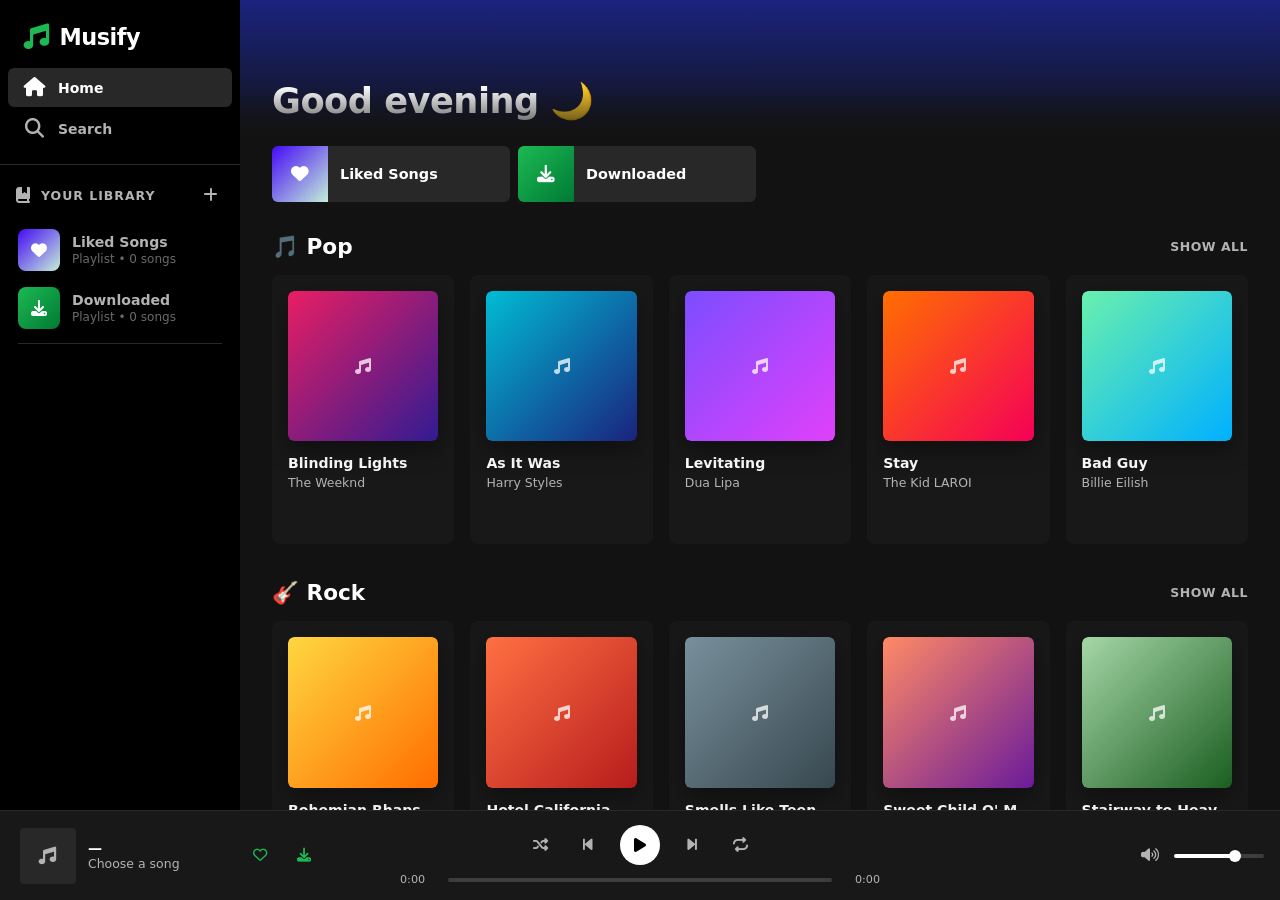
<file: index.html>
<!DOCTYPE html>
<html lang="en">
<head>
  <meta charset="UTF-8" />
  <meta name="viewport" content="width=device-width, initial-scale=1.0" />
  <title>Musify</title>
  <link rel="stylesheet" href="style.css" />
  <link rel="stylesheet" href="https://cdnjs.cloudflare.com/ajax/libs/font-awesome/6.5.0/css/all.min.css" />
</head>
<body>

<!-- ══════════════════════════════════════════════
     LAYOUT  (sidebar + main)
══════════════════════════════════════════════ -->
<div class="layout">

  <!-- ─── SIDEBAR ─────────────────────────────── -->
  <aside class="sidebar">

    <!-- Logo -->
    <div class="sidebar-logo">
      <i class="fa-solid fa-music logo-icon"></i>
      Musify
    </div>

    <!-- Primary nav -->
    <nav class="nav-primary">
      <a class="nav-item active" data-view="home">
        <i class="fa-solid fa-house"></i> Home
      </a>
      <a class="nav-item" data-view="search">
        <i class="fa-solid fa-magnifying-glass"></i> Search
      </a>
    </nav>

    <!-- Library -->
    <div class="sidebar-library">
      <div class="library-header">
        <div class="library-header-left">
          <i class="fa-solid fa-book-bookmark"></i>
          <span>Your Library</span>
        </div>
        <button class="create-pl-btn" id="createPlaylistBtn" title="Create playlist">
          <i class="fa-solid fa-plus"></i>
        </button>
      </div>

      <div class="library-list" id="libraryList">
        <!-- Liked Songs -->
        <a class="library-item" data-view="liked" id="likedLibItem">
          <div class="li-icon liked-icon"><i class="fa-solid fa-heart"></i></div>
          <div class="li-info">
            <div class="li-name">Liked Songs</div>
            <div class="li-meta">Playlist • <span id="likedCount">0</span> songs</div>
          </div>
        </a>

        <!-- Downloaded -->
        <a class="library-item" data-view="downloaded" id="dlLibItem">
          <div class="li-icon dl-icon"><i class="fa-solid fa-download"></i></div>
          <div class="li-info">
            <div class="li-name">Downloaded</div>
            <div class="li-meta">Playlist • <span id="dlCount">0</span> songs</div>
          </div>
        </a>

        <div class="library-divider"></div>

        <!-- Dynamic playlists injected here -->
        <div id="sidebarPlaylists"></div>
      </div>
    </div>
  </aside>

  <!-- ─── MAIN CONTENT ─────────────────────────── -->
  <main class="main-content" id="mainContent">

    <!-- ▸▸ HOME VIEW ──────────────────────────── -->
    <div id="view-home" class="view active">
      <div class="view-header" id="homeHeader" style="background: linear-gradient(180deg, #1a237e 0%, #121212 100%); padding-top: 80px;">
        <h1 id="homeGreeting">Good evening 👋</h1>
      </div>
      <div class="view-body">
        <!-- Quick access row -->
        <div class="quick-grid" id="quickGrid"></div>

        <!-- Genre sections auto-rendered by JS -->
        <div id="homeSections"></div>
      </div>
    </div>

    <!-- ▸▸ SEARCH VIEW ──────────────────────────── -->
    <div id="view-search" class="view">
      <div class="search-sticky">
        <div class="search-box">
          <i class="fa-solid fa-magnifying-glass"></i>
          <input type="text" id="searchInput" placeholder="What do you want to listen to?" autocomplete="off" spellcheck="false" />
          <button class="search-clear-btn" id="searchClearBtn"><i class="fa-solid fa-xmark"></i></button>
        </div>
      </div>
      <div class="view-body">
        <!-- Categories (shown when search is empty) -->
        <div id="searchBrowse">
          <div class="section-header"><h2>Browse by category</h2></div>
          <div class="category-grid" id="categoryGrid"></div>
        </div>
        <!-- Results (shown when typing) -->
        <div id="searchResults" style="display:none">
          <div class="section-header">
            <h2>Results for "<span id="searchQueryLabel"></span>"</h2>
          </div>
          <div class="table-header">
            <span>#</span><span>Title</span><span>Album</span><span>Genre</span><span>Actions</span>
          </div>
          <div id="searchTable"></div>
        </div>
        <!-- No results -->
        <div id="searchNoResults" style="display:none" class="empty-state">
          <i class="fa-solid fa-face-sad-tear fa-3x"></i>
          <p>No results found</p>
        </div>
      </div>
    </div>

    <!-- ▸▸ LIKED SONGS VIEW ─────────────────────── -->
    <div id="view-liked" class="view">
      <div class="view-header" style="background: linear-gradient(180deg, #450af5 0%, #121212 100%);">
        <div class="playlist-header-info">
          <div class="ph-icon liked-header-icon">
            <i class="fa-solid fa-heart"></i>
          </div>
          <div>
            <div class="ph-type">Playlist</div>
            <h1 class="ph-title">Liked Songs</h1>
            <div class="ph-meta"><span id="likedHeaderCount">0</span> songs</div>
          </div>
        </div>
      </div>
      <div class="view-body">
        <div class="table-header">
          <span>#</span><span>Title</span><span>Album</span><span>Genre</span><span>Actions</span>
        </div>
        <div id="likedTable"></div>
        <div id="likedEmpty" class="empty-state" style="display:none">
          <i class="fa-solid fa-heart fa-3x"></i>
          <p>Songs you like will appear here</p>
          <button onclick="navigate('home')">Find songs</button>
        </div>
      </div>
    </div>

    <!-- ▸▸ DOWNLOADED VIEW ──────────────────────── -->
    <div id="view-downloaded" class="view">
      <div class="view-header" style="background: linear-gradient(180deg, #006450 0%, #121212 100%);">
        <div class="playlist-header-info">
          <div class="ph-icon dl-header-icon">
            <i class="fa-solid fa-download"></i>
          </div>
          <div>
            <div class="ph-type">Playlist</div>
            <h1 class="ph-title">Downloaded</h1>
            <div class="ph-meta"><span id="dlHeaderCount">0</span> songs</div>
          </div>
        </div>
      </div>
      <div class="view-body">
        <div class="table-header">
          <span>#</span><span>Title</span><span>Album</span><span>Genre</span><span>Actions</span>
        </div>
        <div id="downloadedTable"></div>
        <div id="dlEmpty" class="empty-state" style="display:none">
          <i class="fa-solid fa-download fa-3x"></i>
          <p>Songs you download will appear here</p>
          <button onclick="navigate('home')">Browse songs</button>
        </div>
      </div>
    </div>

    <!-- ▸▸ PLAYLIST VIEW ───────────────────────── -->
    <div id="view-playlist" class="view">
      <div class="view-header" id="playlistViewHeader" style="background: linear-gradient(180deg, #535353 0%, #121212 100%);">
        <div class="playlist-header-info">
          <div class="ph-icon pl-icon" id="playlistViewIcon">
            <i class="fa-solid fa-music"></i>
          </div>
          <div>
            <div class="ph-type">Playlist</div>
            <h1 class="ph-title" id="playlistViewTitle">Playlist</h1>
            <div class="ph-meta"><span id="playlistViewMeta">0 songs</span></div>
          </div>
        </div>
        <div class="playlist-actions">
          <button class="icon-btn" id="renamePlaylistBtn">
            <i class="fa-solid fa-pen"></i> Rename
          </button>
          <button class="icon-btn danger" id="deletePlaylistBtn">
            <i class="fa-solid fa-trash"></i> Delete
          </button>
        </div>
      </div>
      <div class="view-body">
        <div class="table-header">
          <span>#</span><span>Title</span><span>Album</span><span>Genre</span><span>Actions</span>
        </div>
        <div id="playlistTable"></div>
        <div id="playlistEmpty" class="empty-state" style="display:none">
          <i class="fa-solid fa-music fa-3x"></i>
          <p>Add songs to get started</p>
          <button onclick="navigate('home')">Browse songs</button>
        </div>
      </div>
    </div>

  </main>
</div><!-- end .layout -->

<!-- ══════════════════════════════════════════════
     BOTTOM PLAYER BAR
══════════════════════════════════════════════ -->
<footer class="player-bar">

  <!-- Left: now playing info -->
  <div class="pb-left">
    <div class="pb-left-clickable" id="pbLeftClickable" title="Open Now Playing">
      <div class="pb-art" id="pbArt">
        <i class="fa-solid fa-music"></i>
      </div>
      <div class="pb-song-info">
        <div class="pb-title" id="pbTitle">—</div>
        <div class="pb-artist" id="pbArtist">Choose a song</div>
      </div>
      <i class="fa-solid fa-up-right-and-down-left-from-center pb-expand-icon"></i>
    </div>
    <button class="pb-like-btn" id="pbLikeBtn" title="Like">
      <i class="fa-regular fa-heart" id="pbLikeIcon"></i>
    </button>
    <button class="pb-dl-btn" id="pbDlBtn" title="Download song">
      <i class="fa-solid fa-download" id="pbDlIcon"></i>
    </button>
  </div>

  <!-- Center: controls + progress -->
  <div class="pb-center">
    <div class="pb-controls">
      <button class="pb-ctrl" id="pbShuffleBtn" title="Shuffle">
        <i class="fa-solid fa-shuffle"></i>
      </button>
      <button class="pb-ctrl" id="pbPrevBtn" title="Previous">
        <i class="fa-solid fa-backward-step"></i>
      </button>
      <button class="pb-ctrl play-btn" id="pbPlayBtn" title="Play / Pause">
        <i class="fa-solid fa-play" id="pbPlayIcon"></i>
      </button>
      <button class="pb-ctrl" id="pbNextBtn" title="Next">
        <i class="fa-solid fa-forward-step"></i>
      </button>
      <button class="pb-ctrl" id="pbRepeatBtn" title="Repeat">
        <i class="fa-solid fa-repeat"></i>
      </button>
    </div>
    <div class="pb-progress">
      <span class="pb-time" id="pbCurrentTime">0:00</span>
      <div class="pb-progress-bar" id="pbProgressBar">
        <div class="pb-progress-fill" id="pbProgressFill"></div>
        <div class="pb-progress-thumb"></div>
      </div>
      <span class="pb-time" id="pbTotalTime">0:00</span>
    </div>
  </div>

  <!-- Right: volume -->
  <div class="pb-right">
    <button class="pb-vol-btn" id="pbMuteBtn" title="Mute">
      <i class="fa-solid fa-volume-high" id="pbVolIcon"></i>
    </button>
    <input type="range" id="pbVolumeSlider" class="pb-volume-slider" min="0" max="100" value="70" />
  </div>
</footer>

<!-- ══════════════════════════════════════════════
     MODALS
══════════════════════════════════════════════ -->

<!-- Create Playlist -->
<div class="modal-overlay" id="modalCreatePlaylist">
  <div class="modal">
    <h3>Create Playlist</h3>
    <input type="text" id="newPlaylistNameInput" placeholder="Give your playlist a name…" maxlength="50" />
    <div class="modal-actions">
      <button class="btn-cancel" id="cancelCreatePlaylist">Cancel</button>
      <button class="btn-primary" id="confirmCreatePlaylist">Create</button>
    </div>
  </div>
</div>

<!-- Rename Playlist -->
<div class="modal-overlay" id="modalRenamePlaylist">
  <div class="modal">
    <h3>Rename Playlist</h3>
    <input type="text" id="renamePlaylistNameInput" placeholder="New playlist name…" maxlength="50" />
    <div class="modal-actions">
      <button class="btn-cancel" id="cancelRenamePlaylist">Cancel</button>
      <button class="btn-primary" id="confirmRenamePlaylist">Rename</button>
    </div>
  </div>
</div>

<!-- Add to Playlist -->
<div class="modal-overlay" id="modalAddToPlaylist">
  <div class="modal">
    <h3>Add to playlist</h3>
    <div class="playlist-picker-list" id="playlistPickerList"></div>
    <div class="modal-actions">
      <button class="btn-cancel" id="cancelAddToPlaylist">Close</button>
    </div>
  </div>
</div>

<!-- ══════════════════════════════════════════════
     FULLSCREEN NOW PLAYING PANEL
══════════════════════════════════════════════ -->
<div class="np-overlay" id="npOverlay">
  <div class="np-topbar">
    <button class="np-close-btn" id="npCloseBtn" title="Close">
      <i class="fa-solid fa-chevron-down"></i>
    </button>
    <span class="np-topbar-label">Now Playing</span>
    <button class="np-close-btn" id="npAddBtn" title="Add to playlist">
      <i class="fa-solid fa-ellipsis"></i>
    </button>
  </div>

  <div class="np-art-wrap">
    <div class="np-art" id="npArt"></div>
  </div>

  <div class="np-info-row">
    <div class="np-info">
      <div class="np-title" id="npTitle">—</div>
      <div class="np-artist" id="npArtist">—</div>
    </div>
    <div style="display:flex;align-items:center;gap:12px;">
      <button class="np-dl-btn" id="npDlBtn" title="Download">
        <i class="fa-solid fa-download" id="npDlIcon"></i>
      </button>
      <button class="np-like-btn" id="npLikeBtn" title="Like">
        <i class="fa-regular fa-heart" id="npLikeIcon"></i>
      </button>
    </div>
  </div>

  <div class="np-progress-section">
    <div class="np-progress-bar" id="npProgressBar">
      <div class="np-progress-fill" id="npProgressFill"></div>
      <div class="np-progress-thumb" id="npProgressThumb"></div>
    </div>
    <div class="np-time-row">
      <span id="npCurrentTime">0:00</span>
      <span id="npTotalTime">0:00</span>
    </div>
  </div>

  <div class="np-controls">
    <button class="np-ctrl" id="npShuffleBtn"><i class="fa-solid fa-shuffle"></i></button>
    <button class="np-ctrl" id="npPrevBtn"><i class="fa-solid fa-backward-step"></i></button>
    <button class="np-ctrl np-play-btn" id="npPlayBtn">
      <i class="fa-solid fa-play" id="npPlayIcon"></i>
    </button>
    <button class="np-ctrl" id="npNextBtn"><i class="fa-solid fa-forward-step"></i></button>
    <button class="np-ctrl" id="npRepeatBtn"><i class="fa-solid fa-repeat"></i></button>
  </div>

  <div class="np-volume-row">
    <i class="fa-solid fa-volume-low np-vol-icon-sm"></i>
    <input type="range" id="npVolumeSlider" class="np-volume-slider" min="0" max="100" value="70" />
    <i class="fa-solid fa-volume-high np-vol-icon-sm"></i>
  </div>
</div>

<!-- Toast -->
<div class="toast" id="toast"></div>

<!-- Hidden audio -->
<audio id="audioEl"></audio>

<script src="data.js"></script>
<script src="script.js"></script>
</body>
</html>
</file>
<file: style.css>
/* ───────────────────────────────────────────────────
   MUSIFY — style.css  (Spotify-inspired dark theme)
─────────────────────────────────────────────────── */

/* ── Reset & base ── */
*, *::before, *::after { box-sizing: border-box; margin: 0; padding: 0; }

:root {
  --sidebar-bg:   #000000;
  --bg:           #121212;
  --surface:      #181818;
  --surface2:     #282828;
  --surface3:     #3e3e3e;
  --accent:       #1db954;
  --accent-hover: #1ed760;
  --danger:       #e64646;
  --text:         #ffffff;
  --text-muted:   #b3b3b3;
  --text-subtle:  #6a6a6a;
  --border:       #282828;
  --sidebar-w:    240px;
  --player-h:     90px;
  --radius:       8px;
  --transition:   .2s ease;
}

html, body { height: 100%; overflow: hidden; }
body {
  font-family: 'Circular', 'Segoe UI', system-ui, sans-serif;
  background: var(--bg);
  color: var(--text);
  font-size: 14px;
  display: flex;
  flex-direction: column;
}

a { text-decoration: none; color: inherit; cursor: pointer; }
button { cursor: pointer; background: none; border: none; color: inherit; font-size: inherit; font-family: inherit; }
input { font-family: inherit; }
ul { list-style: none; }
img { display: block; }
::-webkit-scrollbar { width: 6px; }
::-webkit-scrollbar-track { background: transparent; }
::-webkit-scrollbar-thumb { background: #535353; border-radius: 3px; }
::-webkit-scrollbar-thumb:hover { background: #7a7a7a; }

/* ════════════════════════════════════════
   LAYOUT
════════════════════════════════════════ */
.layout {
  display: flex;
  flex: 1;
  overflow: hidden;
}

/* ════════════════════════════════════════
   SIDEBAR
════════════════════════════════════════ */
.sidebar {
  width: var(--sidebar-w);
  min-width: var(--sidebar-w);
  background: var(--sidebar-bg);
  display: flex;
  flex-direction: column;
  overflow: hidden;
  flex-shrink: 0;
}

.sidebar-logo {
  padding: 24px 24px 18px;
  font-size: 1.4rem;
  font-weight: 800;
  letter-spacing: -0.5px;
  color: var(--text);
  display: flex;
  align-items: center;
  gap: 10px;
}
.sidebar-logo .logo-icon { color: var(--accent); font-size: 1.6rem; }

/* Nav */
.nav-primary {
  padding: 0 8px 8px;
  display: flex;
  flex-direction: column;
  gap: 2px;
}
.nav-item {
  display: flex;
  align-items: center;
  gap: 14px;
  padding: 10px 16px;
  border-radius: 6px;
  font-weight: 600;
  color: var(--text-muted);
  transition: color var(--transition), background var(--transition);
}
.nav-item i { font-size: 1.2rem; width: 20px; text-align: center; }
.nav-item:hover { color: var(--text); }
.nav-item.active { color: var(--text); background: var(--surface2); }

/* Library */
.sidebar-library {
  flex: 1;
  display: flex;
  flex-direction: column;
  overflow: hidden;
  border-top: 1px solid var(--border);
  margin-top: 8px;
}
.library-header {
  display: flex;
  align-items: center;
  justify-content: space-between;
  padding: 16px 16px 8px;
  color: var(--text-muted);
  font-size: .78rem;
  font-weight: 700;
  letter-spacing: 1px;
  text-transform: uppercase;
}
.library-header-left { display: flex; align-items: center; gap: 10px; }
.library-header i { font-size: 1rem; }
.create-pl-btn {
  width: 28px; height: 28px;
  border-radius: 50%;
  display: flex; align-items: center; justify-content: center;
  color: var(--text-muted);
  transition: color var(--transition), background var(--transition);
  font-size: .9rem;
}
.create-pl-btn:hover { color: var(--text); background: var(--surface2); }

.library-list {
  flex: 1;
  overflow-y: auto;
  padding: 4px 8px 12px;
}
.library-item {
  display: flex;
  align-items: center;
  gap: 12px;
  padding: 8px 10px;
  border-radius: 6px;
  cursor: pointer;
  transition: background var(--transition);
}
.library-item:hover { background: var(--surface2); }
.library-item.active { background: var(--surface2); }
.library-item.active .li-name { color: var(--text); }
.li-icon {
  width: 42px; height: 42px;
  border-radius: var(--radius);
  display: flex; align-items: center; justify-content: center;
  font-size: 1rem;
  flex-shrink: 0;
}
.liked-icon { background: linear-gradient(135deg, #450af5, #c4efd9); }
.dl-icon    { background: linear-gradient(135deg, #1db954, #007a33); }
.pl-icon    { background: var(--surface3); color: var(--text-muted); }
.li-info { flex: 1; overflow: hidden; }
.li-name {
  font-size: .88rem;
  font-weight: 600;
  color: var(--text-muted);
  white-space: nowrap;
  overflow: hidden;
  text-overflow: ellipsis;
}
.li-meta { font-size: .75rem; color: var(--text-subtle); margin-top: 2px; }

.library-divider {
  height: 1px;
  background: var(--border);
  margin: 6px 10px;
}

/* ════════════════════════════════════════
   MAIN CONTENT
════════════════════════════════════════ */
.main-content {
  flex: 1;
  overflow-y: auto;
  overflow-x: hidden;
  background: var(--bg);
  position: relative;
}

/* ── Views ── */
.view { display: none; flex-direction: column; min-height: 100%; }
.view.active { display: flex; }

/* View header (gradient banner) */
.view-header {
  padding: 60px 32px 24px;
  position: relative;
  flex-shrink: 0;
}
.view-header::after {
  content: '';
  position: absolute;
  bottom: 0; left: 0; right: 0;
  height: 60px;
  background: linear-gradient(transparent, var(--bg));
}

.view-header h1 {
  font-size: 2.2rem;
  font-weight: 900;
  letter-spacing: -0.5px;
}

/* Playlist header variant */
.playlist-header-info {
  display: flex;
  align-items: flex-end;
  gap: 24px;
}
.ph-icon {
  width: 100px; height: 100px;
  border-radius: 6px;
  display: flex; align-items: center; justify-content: center;
  font-size: 2.4rem;
  box-shadow: 0 8px 24px rgba(0,0,0,.5);
  flex-shrink: 0;
}
.liked-header-icon { background: linear-gradient(135deg, #450af5, #c4efd9); }
.dl-header-icon    { background: linear-gradient(135deg, #1db954, #007a33); }

.ph-type { font-size: .75rem; font-weight: 700; text-transform: uppercase; letter-spacing: 1px; margin-bottom: 6px; }
.ph-title { font-size: 2.6rem; font-weight: 900; letter-spacing: -1px; line-height: 1; margin-bottom: 10px; }
.ph-meta  { font-size: .85rem; color: var(--text-muted); }
.ph-meta span { color: var(--text); font-weight: 600; }

.playlist-actions {
  position: absolute;
  bottom: 28px;
  right: 32px;
  display: flex;
  gap: 10px;
  z-index: 1;
}
.icon-btn {
  display: flex; align-items: center; gap: 6px;
  padding: 8px 16px;
  border-radius: 20px;
  font-size: .82rem;
  font-weight: 700;
  border: 1px solid var(--surface3);
  color: var(--text-muted);
  transition: all var(--transition);
}
.icon-btn:hover { border-color: var(--text); color: var(--text); }
.icon-btn.danger { border-color: var(--danger); color: var(--danger); }
.icon-btn.danger:hover { background: var(--danger); color: white; }

/* View body */
.view-body { flex: 1; padding: 0 32px 32px; }

/* ── Sections (Home rows) ── */
.section { margin-bottom: 36px; }
.section-header {
  display: flex;
  align-items: center;
  justify-content: space-between;
  margin-bottom: 16px;
}
.section-header h2 { font-size: 1.35rem; font-weight: 700; }
.section-header a {
  font-size: .78rem;
  font-weight: 700;
  color: var(--text-muted);
  letter-spacing: .5px;
  text-transform: uppercase;
}
.section-header a:hover { color: var(--text); text-decoration: underline; }

/* ── Song Cards Grid ── */
.cards-grid {
  display: grid;
  grid-template-columns: repeat(auto-fill, minmax(160px, 1fr));
  gap: 16px;
}

.song-card {
  background: var(--surface);
  border-radius: var(--radius);
  padding: 16px;
  cursor: pointer;
  transition: background var(--transition);
  position: relative;
  overflow: hidden;
}
.song-card:hover { background: var(--surface2); }
.song-card:hover .card-play { opacity: 1; transform: translateY(0); }

.card-art-wrap {
  position: relative;
  margin-bottom: 14px;
}
.card-art {
  width: 100%;
  aspect-ratio: 1;
  border-radius: 6px;
  display: flex; align-items: center; justify-content: center;
  font-size: 2rem;
  color: rgba(255,255,255,.8);
  box-shadow: 0 8px 24px rgba(0,0,0,.4);
  overflow: hidden;
}
.card-play {
  position: absolute;
  bottom: 8px; right: 8px;
  width: 42px; height: 42px;
  border-radius: 50%;
  background: var(--accent);
  display: flex; align-items: center; justify-content: center;
  font-size: .9rem;
  color: black;
  opacity: 0;
  transform: translateY(6px);
  transition: opacity .2s, transform .2s, background .15s;
  box-shadow: 0 4px 12px rgba(0,0,0,.5);
  z-index: 2;
}
.card-play:hover { background: var(--accent-hover); transform: translateY(0) scale(1.06) !important; }
.card-play.playing { opacity: 1; transform: translateY(0); }

.card-title {
  font-size: .88rem;
  font-weight: 700;
  white-space: nowrap;
  overflow: hidden;
  text-overflow: ellipsis;
  margin-bottom: 4px;
}
.card-artist {
  font-size: .78rem;
  color: var(--text-muted);
  white-space: nowrap;
  overflow: hidden;
  text-overflow: ellipsis;
}

/* Card hover action buttons */
.card-actions {
  display: flex;
  gap: 6px;
  margin-top: 10px;
  opacity: 0;
  transition: opacity var(--transition);
}
.song-card:hover .card-actions { opacity: 1; }
.card-action-btn {
  width: 28px; height: 28px;
  border-radius: 50%;
  display: flex; align-items: center; justify-content: center;
  font-size: .8rem;
  color: var(--text-muted);
  transition: color var(--transition), background var(--transition);
}
.card-action-btn:hover { color: var(--text); background: var(--surface3); }
.card-action-btn.liked  { color: var(--accent); }
.card-action-btn.downloaded { color: #1db954; }

/* ── Song Table (Liked / Downloaded / Playlist) ── */
.songs-table { width: 100%; }

.table-header {
  display: grid;
  grid-template-columns: 40px 1fr 180px 80px 100px;
  padding: 0 16px 8px;
  border-bottom: 1px solid var(--border);
  color: var(--text-muted);
  font-size: .75rem;
  font-weight: 700;
  letter-spacing: .5px;
  text-transform: uppercase;
  margin-bottom: 4px;
}

.song-row {
  display: grid;
  grid-template-columns: 40px 1fr 180px 80px 100px;
  align-items: center;
  padding: 6px 16px;
  border-radius: var(--radius);
  cursor: pointer;
  transition: background var(--transition);
  gap: 8px;
}
.song-row:hover { background: var(--surface2); }
.song-row.playing { color: var(--accent); }
.song-row:hover .sr-num, .song-row.playing .sr-num .num { opacity: 0; }
.song-row:hover .sr-play, .song-row.playing .sr-play { opacity: 1; }

.sr-num-wrap {
  position: relative;
  width: 24px;
  text-align: right;
}
.sr-num { color: var(--text-muted); font-size: .88rem; transition: opacity var(--transition); }
.sr-play {
  position: absolute;
  inset: 0;
  display: flex; align-items: center; justify-content: center;
  color: var(--text);
  opacity: 0;
  font-size: .82rem;
  transition: opacity var(--transition);
}
.song-row.playing .sr-num { opacity: 0; }
.song-row.playing .sr-play { opacity: 1; color: var(--accent); }

.sr-info-wrap { display: flex; align-items: center; gap: 12px; overflow: hidden; }
.sr-art {
  width: 40px; height: 40px;
  border-radius: 4px;
  flex-shrink: 0;
  display: flex; align-items: center; justify-content: center;
  font-size: .9rem;
  color: rgba(255,255,255,.7);
}
.sr-title-block { overflow: hidden; }
.sr-title {
  font-size: .9rem;
  font-weight: 600;
  white-space: nowrap;
  overflow: hidden;
  text-overflow: ellipsis;
}
.sr-artist {
  font-size: .78rem;
  color: var(--text-muted);
  white-space: nowrap;
  overflow: hidden;
  text-overflow: ellipsis;
}
.song-row.playing .sr-title { color: var(--accent); }

.sr-album {
  font-size: .82rem;
  color: var(--text-muted);
  white-space: nowrap;
  overflow: hidden;
  text-overflow: ellipsis;
}

.sr-duration { font-size: .82rem; color: var(--text-muted); text-align: right; font-variant-numeric: tabular-nums; }

.sr-actions {
  display: flex;
  align-items: center;
  justify-content: flex-end;
  gap: 6px;
  opacity: 0;
  transition: opacity var(--transition);
}
.song-row:hover .sr-actions { opacity: 1; }
.sr-action-btn {
  width: 26px; height: 26px;
  border-radius: 50%;
  display: flex; align-items: center; justify-content: center;
  font-size: .78rem;
  color: var(--text-muted);
  transition: color var(--transition);
}
.sr-action-btn:hover { color: var(--text); }
.sr-action-btn.liked { color: var(--accent); }
.sr-action-btn.downloaded { color: var(--accent); }
.sr-action-btn.remove:hover { color: var(--danger); }

/* ── Empty state ── */
.empty-state {
  display: flex;
  flex-direction: column;
  align-items: center;
  justify-content: center;
  gap: 16px;
  padding: 80px 20px;
  color: var(--text-muted);
  text-align: center;
}
.empty-state i { opacity: .3; }
.empty-state p { font-size: 1rem; }
.empty-state button {
  padding: 12px 32px;
  border-radius: 24px;
  background: var(--text);
  color: #000;
  font-weight: 700;
  font-size: .9rem;
  transition: transform var(--transition), background var(--transition);
}
.empty-state button:hover { background: var(--accent); transform: scale(1.04); }

/* ════════════════════════════════════════
   SEARCH VIEW
════════════════════════════════════════ */
.search-sticky {
  position: sticky;
  top: 0;
  z-index: 10;
  background: var(--bg);
  padding: 20px 32px 16px;
}
.search-box {
  display: flex;
  align-items: center;
  gap: 12px;
  background: var(--text);
  border-radius: 24px;
  padding: 10px 18px;
  max-width: 480px;
  color: #000;
}
.search-box i { font-size: 1rem; color: #000; }
.search-box input {
  flex: 1;
  background: none;
  border: none;
  outline: none;
  font-size: .95rem;
  font-weight: 500;
  color: #000;
}
.search-box input::placeholder { color: #535353; }
.search-clear-btn {
  color: #535353;
  font-size: .9rem;
  display: none;
  background: none;
  border: none;
  cursor: pointer;
}
.search-clear-btn.visible { display: block; }

/* Category grid */
.category-grid {
  display: grid;
  grid-template-columns: repeat(auto-fill, minmax(160px, 1fr));
  gap: 16px;
  margin-top: 12px;
}
.category-card {
  border-radius: var(--radius);
  padding: 20px 16px 16px;
  height: 100px;
  display: flex;
  align-items: flex-start;
  font-size: 1rem;
  font-weight: 700;
  cursor: pointer;
  position: relative;
  overflow: hidden;
  transition: transform var(--transition);
}
.category-card:hover { transform: scale(1.03); }
.category-card i {
  position: absolute;
  bottom: 10px; right: 12px;
  font-size: 2.2rem;
  opacity: .6;
  transform: rotate(12deg);
}

/* ════════════════════════════════════════
   PLAYER BAR
════════════════════════════════════════ */
.player-bar {
  height: var(--player-h);
  min-height: var(--player-h);
  background: var(--surface);
  border-top: 1px solid var(--border);
  display: grid;
  grid-template-columns: 1fr 2fr 1fr;
  align-items: center;
  padding: 0 16px;
  gap: 16px;
  flex-shrink: 0;
}

/* Left – now playing */
.pb-left {
  display: flex;
  align-items: center;
  gap: 12px;
  overflow: hidden;
}
.pb-art {
  width: 56px; height: 56px;
  border-radius: 4px;
  flex-shrink: 0;
  display: flex; align-items: center; justify-content: center;
  font-size: 1.1rem;
  background: var(--surface2);
  color: var(--text-muted);
}
.pb-song-info { overflow: hidden; flex: 1; }
.pb-title {
  font-size: .88rem;
  font-weight: 600;
  white-space: nowrap;
  overflow: hidden;
  text-overflow: ellipsis;
}
.pb-artist {
  font-size: .78rem;
  color: var(--text-muted);
  white-space: nowrap;
  overflow: hidden;
  text-overflow: ellipsis;
}
.pb-like-btn {
  flex-shrink: 0;
  width: 32px; height: 32px;
  border-radius: 50%;
  display: flex; align-items: center; justify-content: center;
  color: var(--text-muted);
  font-size: .9rem;
  transition: color var(--transition);
}
.pb-like-btn:hover { color: var(--text); }
.pb-like-btn.liked { color: var(--accent); }

.pb-dl-btn {
  flex-shrink: 0;
  width: 32px; height: 32px;
  border-radius: 50%;
  display: flex; align-items: center; justify-content: center;
  color: var(--text-muted);
  font-size: .88rem;
  transition: color var(--transition), transform var(--transition);
}
.pb-dl-btn:hover { color: var(--text); transform: scale(1.1); }
.pb-dl-btn.downloaded { color: var(--accent); }

/* Center – controls + progress */
.pb-center {
  display: flex;
  flex-direction: column;
  align-items: center;
  gap: 8px;
}
.pb-controls {
  display: flex;
  align-items: center;
  gap: 16px;
}
.pb-ctrl {
  display: flex; align-items: center; justify-content: center;
  color: var(--text-muted);
  font-size: .95rem;
  width: 32px; height: 32px;
  border-radius: 50%;
  transition: color var(--transition), transform var(--transition);
}
.pb-ctrl:hover { color: var(--text); transform: scale(1.1); }
.pb-ctrl.active { color: var(--accent); }
.pb-ctrl.play-btn {
  width: 40px; height: 40px;
  background: var(--text);
  color: #000;
  font-size: 1rem;
  transition: transform var(--transition), background var(--transition);
}
.pb-ctrl.play-btn:hover { background: #e0e0e0; transform: scale(1.06); }

.pb-progress {
  display: flex;
  align-items: center;
  gap: 10px;
  width: 100%;
  max-width: 480px;
}
.pb-time {
  font-size: .7rem;
  color: var(--text-muted);
  font-variant-numeric: tabular-nums;
  width: 38px;
  flex-shrink: 0;
}
.pb-time:last-child { text-align: right; }

.pb-progress-bar {
  flex: 1;
  height: 4px;
  background: var(--surface3);
  border-radius: 4px;
  cursor: pointer;
  position: relative;
  transition: height .15s;
}
.pb-progress-bar:hover { height: 6px; }
.pb-progress-fill {
  height: 100%;
  width: 0%;
  background: var(--text);
  border-radius: 4px;
  pointer-events: none;
  transition: width .1s linear;
}
.pb-progress-bar:hover .pb-progress-fill { background: var(--accent); }
.pb-progress-thumb {
  position: absolute;
  top: 50%; left: 0%;
  transform: translate(-50%, -50%);
  width: 12px; height: 12px;
  border-radius: 50%;
  background: var(--text);
  opacity: 0;
  pointer-events: none;
  transition: opacity var(--transition);
}
.pb-progress-bar:hover .pb-progress-thumb { opacity: 1; }

/* Right – volume */
.pb-right {
  display: flex;
  align-items: center;
  gap: 10px;
  justify-content: flex-end;
}
.pb-vol-btn {
  color: var(--text-muted);
  font-size: .9rem;
  transition: color var(--transition);
  width: 28px; height: 28px;
  display: flex; align-items: center; justify-content: center;
}
.pb-vol-btn:hover { color: var(--text); }
.pb-volume-slider {
  -webkit-appearance: none;
  appearance: none;
  width: 90px;
  height: 4px;
  border-radius: 4px;
  outline: none;
  cursor: pointer;
  background: linear-gradient(to right, var(--text) 70%, var(--surface3) 70%);
}
.pb-volume-slider::-webkit-slider-thumb {
  -webkit-appearance: none;
  appearance: none;
  width: 12px; height: 12px;
  border-radius: 50%;
  background: var(--text);
  cursor: pointer;
}

/* ════════════════════════════════════════
   MODALS
════════════════════════════════════════ */
.modal-overlay {
  position: fixed;
  inset: 0;
  background: rgba(0,0,0,.7);
  display: flex;
  align-items: center;
  justify-content: center;
  z-index: 1000;
  opacity: 0;
  pointer-events: none;
  transition: opacity .2s;
}
.modal-overlay.open { opacity: 1; pointer-events: all; }

.modal {
  background: var(--surface2);
  border-radius: 12px;
  padding: 28px;
  width: 360px;
  max-width: 90vw;
  box-shadow: 0 16px 48px rgba(0,0,0,.6);
}
.modal h3 { font-size: 1.2rem; font-weight: 700; margin-bottom: 18px; }
.modal input[type="text"] {
  width: 100%;
  background: var(--surface3);
  border: none;
  border-radius: 6px;
  padding: 12px 14px;
  color: var(--text);
  font-size: .95rem;
  outline: none;
  transition: box-shadow var(--transition);
}
.modal input[type="text"]:focus { box-shadow: 0 0 0 2px var(--accent); }
.modal-actions {
  display: flex;
  gap: 10px;
  justify-content: flex-end;
  margin-top: 18px;
}
.btn-cancel {
  padding: 10px 22px;
  border-radius: 24px;
  font-weight: 700;
  font-size: .88rem;
  color: var(--text);
  transition: background var(--transition);
}
.btn-cancel:hover { background: var(--surface3); }
.btn-primary {
  padding: 10px 22px;
  border-radius: 24px;
  font-weight: 700;
  font-size: .88rem;
  background: var(--accent);
  color: #000;
  transition: background var(--transition), transform var(--transition);
}
.btn-primary:hover { background: var(--accent-hover); transform: scale(1.03); }

/* Playlist picker list (Add to Playlist modal) */
.playlist-picker-list { display: flex; flex-direction: column; gap: 4px; max-height: 240px; overflow-y: auto; }
.playlist-picker-item {
  display: flex; align-items: center; gap: 12px;
  padding: 10px 12px;
  border-radius: 6px;
  cursor: pointer;
  transition: background var(--transition);
  font-size: .9rem;
}
.playlist-picker-item:hover { background: var(--surface3); }
.ppi-icon {
  width: 36px; height: 36px;
  border-radius: 4px;
  background: var(--surface3);
  display: flex; align-items: center; justify-content: center;
  font-size: .85rem;
  color: var(--text-muted);
  flex-shrink: 0;
}

/* ════════════════════════════════════════
   TOAST
════════════════════════════════════════ */
.toast {
  position: fixed;
  bottom: calc(var(--player-h) + 16px);
  left: 50%;
  transform: translateX(-50%) translateY(20px);
  background: var(--surface2);
  color: var(--text);
  padding: 12px 24px;
  border-radius: 6px;
  font-size: .88rem;
  font-weight: 600;
  box-shadow: 0 8px 24px rgba(0,0,0,.5);
  opacity: 0;
  transition: opacity .25s, transform .25s;
  z-index: 999;
  pointer-events: none;
  white-space: nowrap;
}
.toast.show { opacity: 1; transform: translateX(-50%) translateY(0); }

/* ════════════════════════════════════════
   HOME — Quick access row
════════════════════════════════════════ */
.quick-grid {
  display: grid;
  grid-template-columns: repeat(auto-fill, minmax(200px, 1fr));
  gap: 8px;
  margin-bottom: 32px;
}
.quick-item {
  display: flex;
  align-items: center;
  gap: 12px;
  background: var(--surface2);
  border-radius: 6px;
  overflow: hidden;
  cursor: pointer;
  transition: background var(--transition);
  font-weight: 700;
  font-size: .9rem;
}
.quick-item:hover { background: var(--surface3); }
.quick-item:hover .qi-play { opacity: 1; transform: translateX(0); }
.qi-icon {
  width: 56px; height: 56px;
  flex-shrink: 0;
  display: flex; align-items: center; justify-content: center;
  font-size: 1.1rem;
}
.qi-play {
  margin-left: auto;
  margin-right: 12px;
  width: 36px; height: 36px;
  border-radius: 50%;
  background: var(--accent);
  display: flex; align-items: center; justify-content: center;
  color: #000;
  font-size: .82rem;
  opacity: 0;
  transform: translateX(8px);
  transition: opacity .2s, transform .2s;
}

/* ── Misc ── */
.np-badge {
  font-size: .7rem;
  background: var(--accent);
  color: #000;
  padding: 2px 7px;
  border-radius: 10px;
  font-weight: 700;
  margin-left: 6px;
  vertical-align: middle;
}

/* ── Player bar expand area ── */
.pb-left-clickable {
  display: flex;
  align-items: center;
  gap: 12px;
  cursor: pointer;
  flex: 1;
  overflow: hidden;
  border-radius: 6px;
  padding: 4px;
  transition: background var(--transition);
  position: relative;
}
.pb-left-clickable:hover { background: var(--surface2); }
.pb-expand-icon {
  font-size: .65rem;
  color: var(--text-muted);
  opacity: 0;
  transition: opacity var(--transition);
  flex-shrink: 0;
  margin-left: 4px;
}
.pb-left-clickable:hover .pb-expand-icon { opacity: 1; }

/* ════════════════════════════════════════
   FULLSCREEN NOW PLAYING OVERLAY
════════════════════════════════════════ */
.np-overlay {
  position: fixed;
  inset: 0;
  z-index: 500;
  background: linear-gradient(180deg, #1a1a2e 0%, #0d0d1a 100%);
  display: flex;
  flex-direction: column;
  align-items: center;
  padding: 20px 32px 40px;
  transform: translateY(100%);
  transition: transform .35s cubic-bezier(.4, 0, .2, 1);
  overflow-y: auto;
}
.np-overlay.open { transform: translateY(0); }

.np-topbar {
  width: 100%;
  max-width: 480px;
  display: flex;
  align-items: center;
  justify-content: space-between;
  margin-bottom: 24px;
  flex-shrink: 0;
}
.np-topbar-label {
  font-size: .82rem;
  font-weight: 700;
  color: var(--text-muted);
  text-transform: uppercase;
  letter-spacing: 1px;
}
.np-close-btn {
  width: 36px; height: 36px;
  border-radius: 50%;
  display: flex; align-items: center; justify-content: center;
  color: var(--text);
  font-size: 1rem;
  transition: background var(--transition);
}
.np-close-btn:hover { background: var(--surface2); }

.np-art-wrap {
  flex-shrink: 0;
  margin-bottom: 32px;
}
.np-art {
  width: min(320px, 70vw);
  height: min(320px, 70vw);
  border-radius: 12px;
  overflow: hidden;
  box-shadow: 0 20px 60px rgba(0,0,0,.6);
  display: flex; align-items: center; justify-content: center;
  font-size: 3rem;
  color: rgba(255,255,255,.5);
  background: var(--surface2);
}
.np-art > div {
  width: 100% !important;
  height: 100% !important;
  border-radius: 12px !important;
  font-size: 3rem !important;
}

.np-info-row {
  width: 100%;
  max-width: 480px;
  display: flex;
  align-items: center;
  justify-content: space-between;
  gap: 16px;
  margin-bottom: 20px;
}
.np-info { flex: 1; overflow: hidden; }
.np-title {
  font-size: 1.4rem;
  font-weight: 800;
  white-space: nowrap;
  overflow: hidden;
  text-overflow: ellipsis;
}
.np-artist {
  font-size: .95rem;
  color: var(--accent);
  font-weight: 500;
  margin-top: 4px;
}
.np-like-btn {
  width: 40px; height: 40px;
  border-radius: 50%;
  display: flex; align-items: center; justify-content: center;
  color: var(--text-muted);
  font-size: 1.1rem;
  flex-shrink: 0;
  transition: color var(--transition), transform var(--transition);
}
.np-like-btn:hover { color: var(--text); transform: scale(1.15); }
.np-like-btn.liked { color: var(--accent); }

.np-dl-btn {
  width: 40px; height: 40px;
  border-radius: 50%;
  display: flex; align-items: center; justify-content: center;
  color: var(--text-muted);
  font-size: 1.1rem;
  flex-shrink: 0;
  transition: color var(--transition), transform var(--transition);
}
.np-dl-btn:hover { color: var(--text); transform: scale(1.15); }
.np-dl-btn.downloaded { color: var(--accent); }

.np-progress-section {
  width: 100%;
  max-width: 480px;
  margin-bottom: 24px;
}
.np-progress-bar {
  height: 5px;
  background: var(--surface3);
  border-radius: 5px;
  cursor: pointer;
  position: relative;
}
.np-progress-bar:hover { height: 7px; }
.np-progress-fill {
  height: 100%;
  width: 0%;
  background: var(--text);
  border-radius: 5px;
  pointer-events: none;
  transition: width .1s linear;
}
.np-progress-bar:hover .np-progress-fill { background: var(--accent); }
.np-progress-thumb {
  position: absolute;
  top: 50%; left: 0%;
  transform: translate(-50%, -50%);
  width: 14px; height: 14px;
  border-radius: 50%;
  background: var(--text);
  opacity: 0;
  pointer-events: none;
  transition: opacity var(--transition);
}
.np-progress-bar:hover .np-progress-thumb { opacity: 1; }
.np-time-row {
  display: flex;
  justify-content: space-between;
  margin-top: 8px;
  font-size: .75rem;
  color: var(--text-muted);
  font-variant-numeric: tabular-nums;
}

.np-controls {
  display: flex;
  align-items: center;
  gap: 24px;
  margin-bottom: 28px;
}
.np-ctrl {
  width: 44px; height: 44px;
  border-radius: 50%;
  display: flex; align-items: center; justify-content: center;
  color: var(--text-muted);
  font-size: 1.1rem;
  transition: color var(--transition), transform var(--transition);
}
.np-ctrl:hover { color: var(--text); transform: scale(1.1); }
.np-ctrl.active { color: var(--accent); }
.np-play-btn {
  width: 64px !important; height: 64px !important;
  background: var(--text);
  color: #000 !important;
  font-size: 1.3rem !important;
  transition: transform var(--transition), background var(--transition);
}
.np-play-btn:hover {
  background: #e0e0e0;
  transform: scale(1.08) !important;
}

.np-volume-row {
  width: 100%;
  max-width: 480px;
  display: flex;
  align-items: center;
  gap: 12px;
}
.np-vol-icon-sm { font-size: .8rem; color: var(--text-muted); flex-shrink: 0; }
.np-volume-slider {
  flex: 1;
  -webkit-appearance: none;
  appearance: none;
  height: 4px;
  border-radius: 4px;
  outline: none;
  cursor: pointer;
  background: linear-gradient(to right, #fff 70%, var(--surface3) 70%);
}
.np-volume-slider::-webkit-slider-thumb {
  -webkit-appearance: none;
  appearance: none;
  width: 14px; height: 14px;
  border-radius: 50%;
  background: var(--text);
  cursor: pointer;
}
.np-volume-slider::-moz-range-thumb {
  width: 14px; height: 14px;
  border-radius: 50%;
  background: var(--text);
  cursor: pointer;
  border: none;
}

/* ── Make card actions always visible (touch devices) ── */
@media (max-width: 680px) {
  .card-actions { opacity: 1 !important; }
  .sr-actions   { opacity: 1 !important; }
}
</file>
